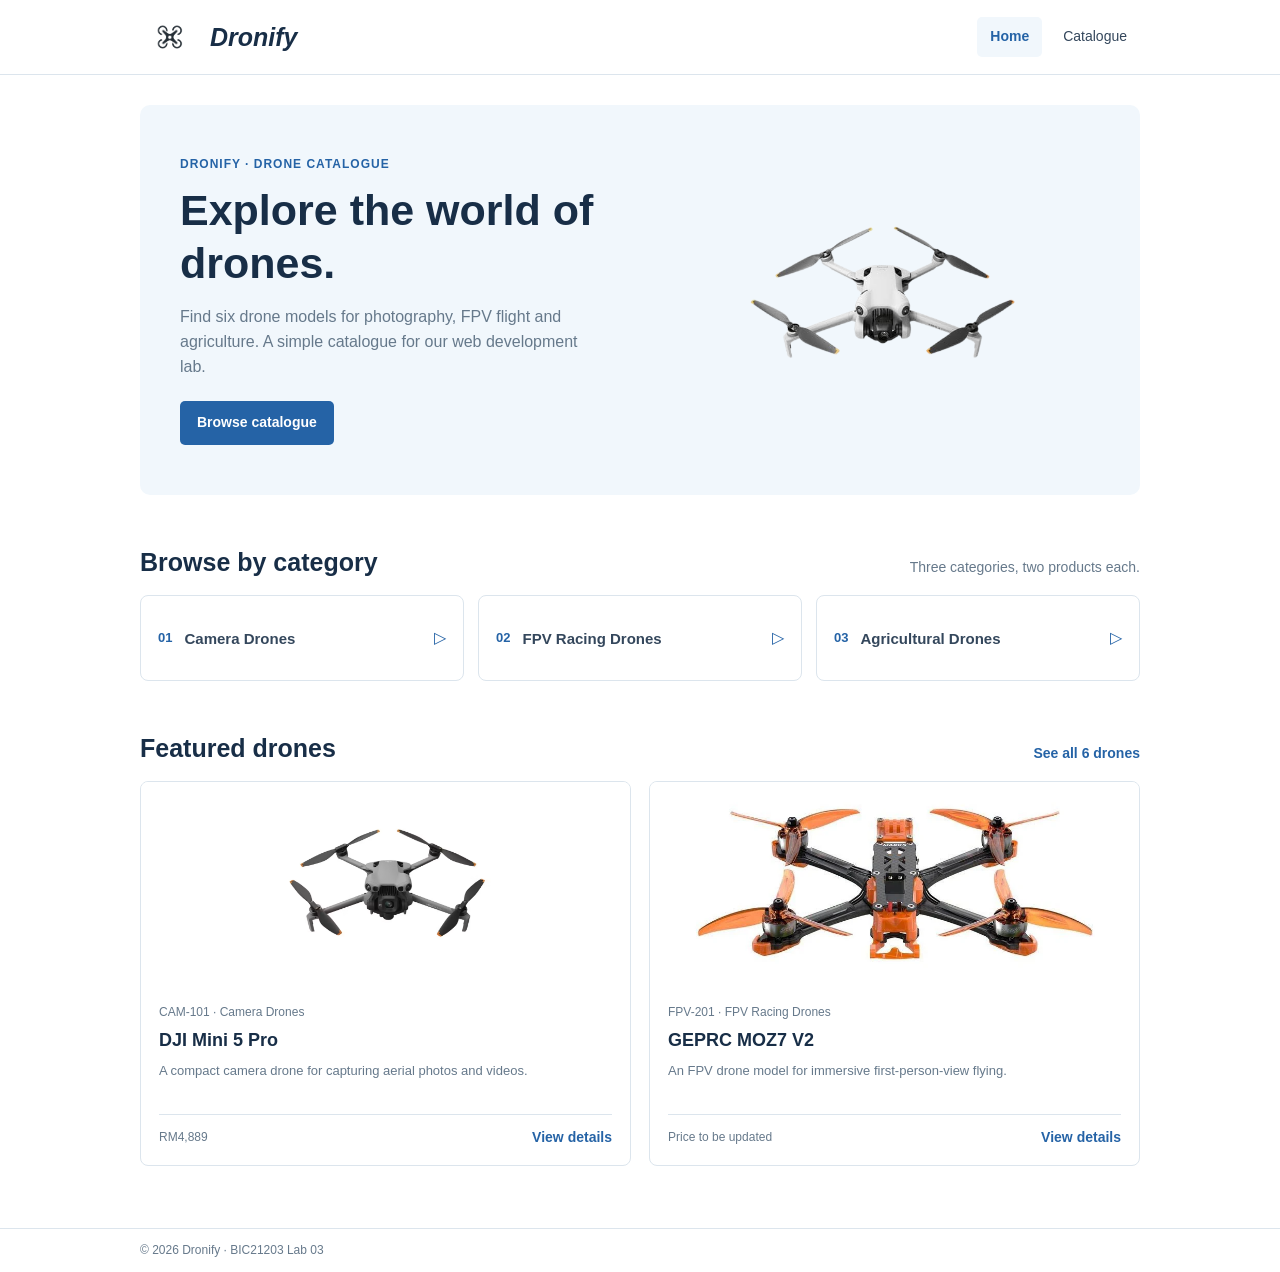
<file: index.html>
<!DOCTYPE html>
<html lang="en">
<head>
  <meta charset="UTF-8">
  <meta name="viewport" content="width=device-width, initial-scale=1.0">
  <meta name="description" content="Dronify is a simple drone catalogue for BIC21203 Lab 03.">
  <title>Home | Dronify</title>
  <link rel="stylesheet" href="css/style.css">
</head>
<body>
<a class="skip-link" href="#main">Skip to main content</a>
<header class="site-header">
  <div class="container header-inner">
    <a class="brand" href="index.html" aria-label="Dronify home"><img src="assets/dronifylogo2.png" alt="" class="brand-logo"><span>Dronify</span></a>
    <nav class="main-nav" aria-label="Main navigation">
      <a href="index.html" aria-current="page">Home</a>
      <a href="catalogue.html">Catalogue</a>
    </nav>
  </div>
</header>
<main id="main">
<section class="container hero">
  <div class="hero-copy">
    <p class="eyebrow">DRONIFY · DRONE CATALOGUE</p>
    <h1>Explore the world of drones.</h1>
    <p>Find six drone models for photography, FPV flight and agriculture. A simple catalogue for our web development lab.</p>
    <a class="button" href="catalogue.html">Browse catalogue</a>
  </div>
  <div class="hero-art"><img src="assets/dronehome.png" alt="Drone product illustration"></div>
</section>
<section class="container section" aria-labelledby="categories-heading">
  <div class="section-heading"><h2 id="categories-heading">Browse by category</h2><p>Three categories, two products each.</p></div>
  <div class="category-grid">
    <a class="category-tile" href="catalogue.html#camera"><span class="category-number">01</span><strong>Camera Drones</strong><span aria-hidden="true">▷</span></a>
    <a class="category-tile" href="catalogue.html#racing"><span class="category-number">02</span><strong>FPV Racing Drones</strong><span aria-hidden="true">▷</span></a>
    <a class="category-tile" href="catalogue.html#agriculture"><span class="category-number">03</span><strong>Agricultural Drones</strong><span aria-hidden="true">▷</span></a>
  </div>
</section>
<section class="container section section-last" aria-labelledby="featured-heading">
  <div class="section-heading"><h2 id="featured-heading">Featured drones</h2><a class="text-link" href="catalogue.html">See all 6 drones</a></div>
  <div class="featured-grid">
<article class="product-card">
  <a class="card-photo" href="products/cam-101.html" aria-label="View details for DJI Mini 5 Pro"><img src="assets/cam-101.png" alt="Temporary drone product photo for DJI Mini 5 Pro" loading="lazy"></a>
  <div class="card-body">
    <p class="category-label">CAM-101 · Camera Drones</p>
    <h3><a href="products/cam-101.html">DJI Mini 5 Pro</a></h3>
    <p class="card-description">A compact camera drone for capturing aerial photos and videos.</p>
    <div class="card-bottom"><span class="price-note">RM4,889</span><a href="products/cam-101.html">View details</a></div>
  </div>
</article>
<article class="product-card">
  <a class="card-photo" href="products/fpv-201.html" aria-label="View details for GEPRC MOZ7 V2"><img src="assets/fpv-201.png" alt="Temporary drone product photo for GEPRC MOZ7 V2" loading="lazy"></a>
  <div class="card-body">
    <p class="category-label">FPV-201 · FPV Racing Drones</p>
    <h3><a href="products/fpv-201.html">GEPRC MOZ7 V2</a></h3>
    <p class="card-description">An FPV drone model for immersive first-person-view flying.</p>
    <div class="card-bottom"><span class="price-note">Price to be updated</span><a href="products/fpv-201.html">View details</a></div>
  </div>
</article>
  </div>
</section>
</main>
<footer class="site-footer">
  <div class="container footer-inner">
    <p>© 2026 Dronify · BIC21203 Lab 03</p>
</div>
</footer>
</body>
</html>
</file>
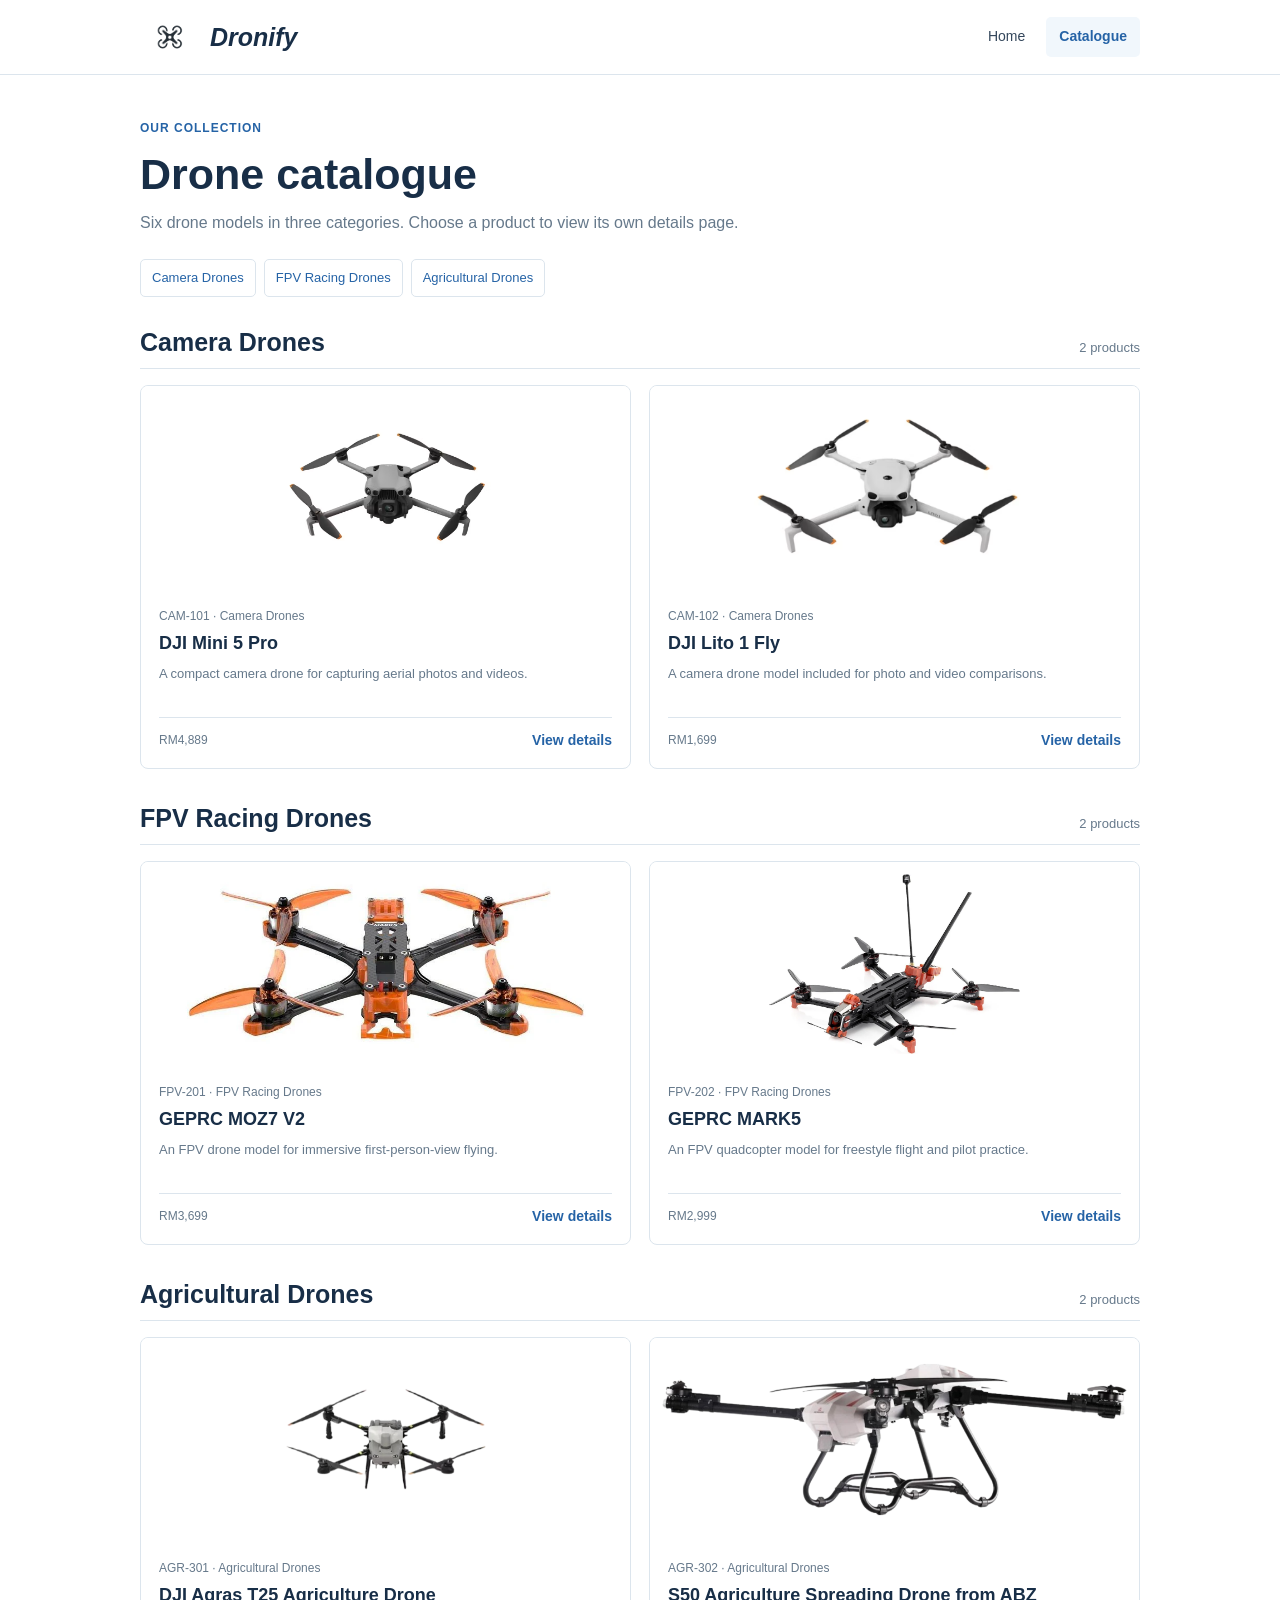
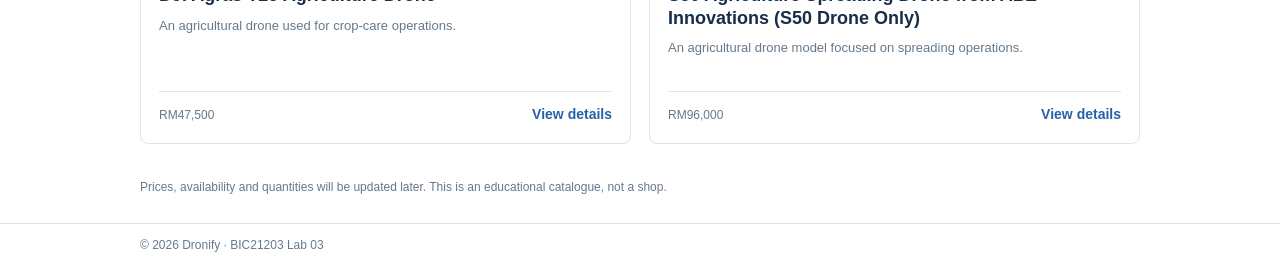
<file: catalogue.html>
<!DOCTYPE html>
<html lang="en">
<head>
  <meta charset="UTF-8">
  <meta name="viewport" content="width=device-width, initial-scale=1.0">
  <meta name="description" content="Dronify is a simple drone catalogue for BIC21203 Lab 03.">
  <title>Catalogue | Dronify</title>
  <link rel="stylesheet" href="css/style.css">
</head>
<body>
<a class="skip-link" href="#main">Skip to main content</a>
<header class="site-header">
  <div class="container header-inner">
    <a class="brand" href="index.html" aria-label="Dronify home"><img src="assets/dronifylogo2.png" alt="" class="brand-logo"><span>Dronify</span></a>
    <nav class="main-nav" aria-label="Main navigation">
      <a href="index.html">Home</a>
      <a href="catalogue.html" aria-current="page">Catalogue</a>
    </nav>
  </div>
</header>
<main id="main">
<section class="container page-intro">
  <p class="eyebrow">OUR COLLECTION</p>
  <h1>Drone catalogue</h1>
  <p>Six drone models in three categories. Choose a product to view its own details page.</p>
  <nav class="category-nav" aria-label="Jump to product category"><a href="#camera">Camera Drones</a><a href="#racing">FPV Racing Drones</a><a href="#agriculture">Agricultural Drones</a></nav>
</section>
<section class="container catalogue-group" id="camera" aria-labelledby="heading-camera">
  <div class="group-title"><h2 id="heading-camera">Camera Drones</h2><span>2 products</span></div>
  <div class="catalogue-grid">
<article class="product-card">
  <a class="card-photo" href="products/cam-101.html" aria-label="View details for DJI Mini 5 Pro"><img src="assets/cam-101.png" alt="Temporary drone product photo for DJI Mini 5 Pro" loading="lazy"></a>
  <div class="card-body">
    <p class="category-label">CAM-101 · Camera Drones</p>
    <h3><a href="products/cam-101.html">DJI Mini 5 Pro</a></h3>
    <p class="card-description">A compact camera drone for capturing aerial photos and videos.</p>
    <div class="card-bottom"><span class="price-note">RM4,889</span><a href="products/cam-101.html">View details  </a></div>
  </div>
</article>
<article class="product-card">
  <a class="card-photo" href="products/cam-102.html" aria-label="View details for DJI Lito 1 Fly"><img src="assets/cam-102.png" alt="Temporary drone product photo for DJI Lito 1 Fly" loading="lazy"></a>
  <div class="card-body">
    <p class="category-label">CAM-102 · Camera Drones</p>
    <h3><a href="products/cam-102.html">DJI Lito 1 Fly</a></h3>
    <p class="card-description">A camera drone model included for photo and video comparisons.</p>
    <div class="card-bottom"><span class="price-note">RM1,699</span><a href="products/cam-102.html">View details  </a></div>
  </div>
</article>
  </div>
</section>
<section class="container catalogue-group" id="racing" aria-labelledby="heading-racing">
  <div class="group-title"><h2 id="heading-racing">FPV Racing Drones</h2><span>2 products</span></div>
  <div class="catalogue-grid">
<article class="product-card">
  <a class="card-photo" href="products/fpv-201.html" aria-label="View details for GEPRC MOZ7 V2"><img src="assets/fpv-201.png" alt="Temporary drone product photo for GEPRC MOZ7 V2" loading="lazy"></a>
  <div class="card-body">
    <p class="category-label">FPV-201 · FPV Racing Drones</p>
    <h3><a href="products/fpv-201.html">GEPRC MOZ7 V2</a></h3>
    <p class="card-description">An FPV drone model for immersive first-person-view flying.</p>
    <div class="card-bottom"><span class="price-note">RM3,699</span><a href="products/fpv-201.html">View details  </a></div>
  </div>
</article>
<article class="product-card">
  <a class="card-photo" href="products/fpv-202.html" aria-label="View details for GEPRC MARK5"><img src="assets/fpv-202.png" alt="Temporary drone product photo for GEPRC MARK5" loading="lazy"></a>
  <div class="card-body">
    <p class="category-label">FPV-202 · FPV Racing Drones</p>
    <h3><a href="products/fpv-202.html">GEPRC MARK5</a></h3>
    <p class="card-description">An FPV quadcopter model for freestyle flight and pilot practice.</p>
    <div class="card-bottom"><span class="price-note">RM2,999</span><a href="products/fpv-202.html">View details  </a></div>
  </div>
</article>
  </div>
</section>
<section class="container catalogue-group" id="agriculture" aria-labelledby="heading-agriculture">
  <div class="group-title"><h2 id="heading-agriculture">Agricultural Drones</h2><span>2 products</span></div>
  <div class="catalogue-grid">
<article class="product-card">
  <a class="card-photo" href="products/agr-301.html" aria-label="View details for DJI Agras T25 Agriculture Drone"><img src="assets/agr-301.png" alt="Temporary drone product photo for DJI Agras T25 Agriculture Drone" loading="lazy"></a>
  <div class="card-body">
    <p class="category-label">AGR-301 · Agricultural Drones</p>
    <h3><a href="products/agr-301.html">DJI Agras T25 Agriculture Drone</a></h3>
    <p class="card-description">An agricultural drone used for crop-care operations.</p>
    <div class="card-bottom"><span class="price-note">RM47,500</span><a href="products/agr-301.html">View details  </a></div>
  </div>
</article>
<article class="product-card">
  <a class="card-photo" href="products/agr-302.html" aria-label="View details for S50 Agriculture Spreading Drone from ABZ Innovations (S50 Drone Only)"><img src="assets/agr-302.png" alt="Temporary drone product photo for S50 Agriculture Spreading Drone from ABZ Innovations (S50 Drone Only)" loading="lazy"></a>
  <div class="card-body">
    <p class="category-label">AGR-302 · Agricultural Drones</p>
    <h3><a href="products/agr-302.html">S50 Agriculture Spreading Drone from ABZ Innovations (S50 Drone Only)</a></h3>
    <p class="card-description">An agricultural drone model focused on spreading operations.</p>
    <div class="card-bottom"><span class="price-note">RM96,000</span><a href="products/agr-302.html">View details  </a></div>
  </div>
</article>
  </div>
</section>
<p class="container note">Prices, availability and quantities will be updated later. This is an educational catalogue, not a shop.</p>
</main>
<footer class="site-footer">
  <div class="container footer-inner">
    <p>© 2026 Dronify · BIC21203 Lab 03</p>
  </div>
</footer>
</body>
</html>
</file>
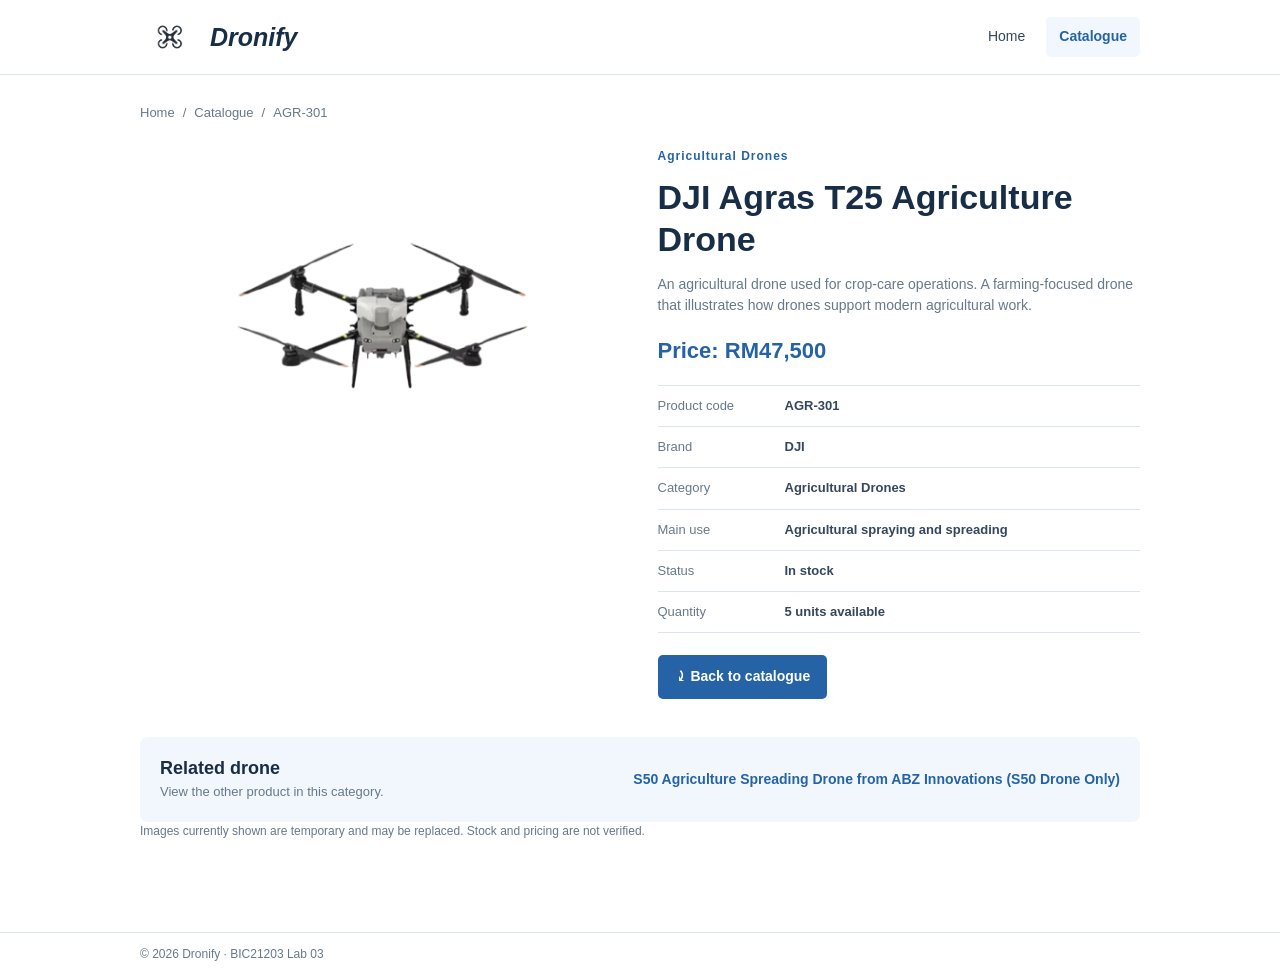
<file: products/agr-301.html>
<!DOCTYPE html>
<html lang="en">
<head>
  <meta charset="UTF-8">
  <meta name="viewport" content="width=device-width, initial-scale=1.0">
  <meta name="description" content="Dronify is a simple drone catalogue for BIC21203 Lab 03.">
  <title>DJI Agras T25 Agriculture Drone | Dronify</title>
  <link rel="stylesheet" href="../css/style.css">
</head>
<body>
<a class="skip-link" href="#main">Skip to main content</a>
<header class="site-header">
  <div class="container header-inner">
    <a class="brand" href="../index.html" aria-label="Dronify home"><img src="../assets/dronifylogo2.png" alt="" class="brand-logo"><span>Dronify</span></a>
    <nav class="main-nav" aria-label="Main navigation">
      <a href="../index.html">Home</a>
      <a href="../catalogue.html" aria-current="page">Catalogue</a>
    </nav>
  </div>
</header>
<main id="main">
<section class="container detail-area">
  <nav class="breadcrumbs" aria-label="Breadcrumb"><a href="../index.html">Home</a><span>/</span><a href="../catalogue.html#agriculture">Catalogue</a><span>/</span><span aria-current="page">AGR-301</span></nav>
  <article class="detail-layout">
    <div class="detail-visual"><img src="../assets/agr-301.png" alt="Temporary drone product photo for DJI Agras T25 Agriculture Drone" loading="lazy"></div>
    <div class="detail-content">
  <p class="eyebrow">Agricultural Drones</p>
  <h1>DJI Agras T25 Agriculture Drone</h1>
  <p class="detail-summary">An agricultural drone used for crop-care operations. A farming-focused drone that illustrates how drones support modern agricultural work.</p>
  <p class="detail-price">Price: RM47,500</p>
  <dl class="spec-list">
    <div><dt>Product code</dt><dd>AGR-301</dd></div>
    <div><dt>Brand</dt><dd>DJI</dd></div>
    <div><dt>Category</dt><dd>Agricultural Drones</dd></div>
    <div><dt>Main use</dt><dd>Agricultural spraying and spreading</dd></div>
    <div><dt>Status</dt><dd>In stock</dd></div>
    <div><dt>Quantity</dt><dd>5 units available</dd></div>
  </dl>
  <a class="button" href="../catalogue.html#agriculture"> ⤸ Back to catalogue</a>
</div>
  </article>
  <div class="related-row"><div><h2>Related drone</h2><p>View the other product in this category.</p></div><a href="agr-302.html">S50 Agriculture Spreading Drone from ABZ Innovations (S50 Drone Only)  </a></div>
  <p class="note">Images currently shown are temporary and may be replaced. Stock and pricing are not verified.</p>
</section>
</main>
<footer class="site-footer">
  <div class="container footer-inner">
    <p>© 2026 Dronify · BIC21203 Lab 03</p>
  </div>
</footer>
</body>
</html>
</file>
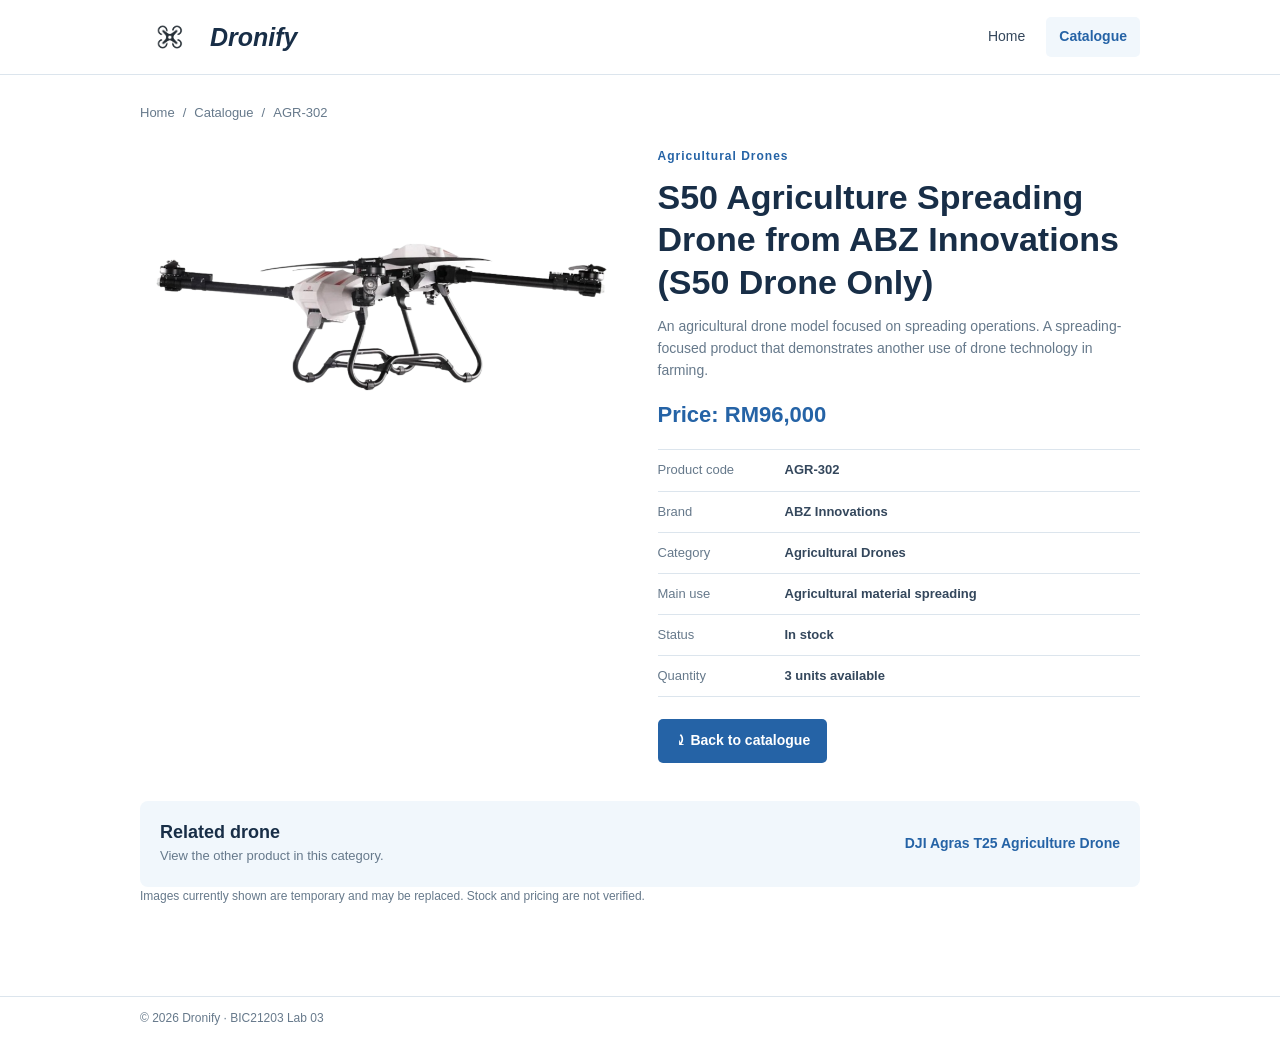
<file: products/agr-302.html>
<!DOCTYPE html>
<html lang="en">
<head>
  <meta charset="UTF-8">
  <meta name="viewport" content="width=device-width, initial-scale=1.0">
  <meta name="description" content="Dronify is a simple drone catalogue for BIC21203 Lab 03.">
  <title>S50 Agriculture Spreading Drone from ABZ Innovations (S50 Drone Only) | Dronify</title>
  <link rel="stylesheet" href="../css/style.css">
</head>
<body>
<a class="skip-link" href="#main">Skip to main content</a>
<header class="site-header">
  <div class="container header-inner">
    <a class="brand" href="../index.html" aria-label="Dronify home"><img src="../assets/dronifylogo2.png" alt="" class="brand-logo"><span>Dronify</span></a>
    <nav class="main-nav" aria-label="Main navigation">
      <a href="../index.html">Home</a>
      <a href="../catalogue.html" aria-current="page">Catalogue</a>
    </nav>
  </div>
</header>
<main id="main">
<section class="container detail-area">
  <nav class="breadcrumbs" aria-label="Breadcrumb"><a href="../index.html">Home</a><span>/</span><a href="../catalogue.html#agriculture">Catalogue</a><span>/</span><span aria-current="page">AGR-302</span></nav>
  <article class="detail-layout">
    <div class="detail-visual"><img src="../assets/agr-302.png" alt="Temporary drone product photo for S50 Agriculture Spreading Drone from ABZ Innovations (S50 Drone Only)" loading="lazy"></div>
    <div class="detail-content">
  <p class="eyebrow">Agricultural Drones</p>
  <h1>S50 Agriculture Spreading Drone from ABZ Innovations (S50 Drone Only)</h1>
  <p class="detail-summary">An agricultural drone model focused on spreading operations. A spreading-focused product that demonstrates another use of drone technology in farming.</p>
  <p class="detail-price">Price: RM96,000</p>
  <dl class="spec-list">
    <div><dt>Product code</dt><dd>AGR-302</dd></div>
    <div><dt>Brand</dt><dd>ABZ Innovations</dd></div>
    <div><dt>Category</dt><dd>Agricultural Drones</dd></div>
    <div><dt>Main use</dt><dd>Agricultural material spreading</dd></div>
    <div><dt>Status</dt><dd>In stock</dd></div>
    <div><dt>Quantity</dt><dd>3 units available</dd></div>
  </dl>
  <a class="button" href="../catalogue.html#agriculture"> ⤸ Back to catalogue</a>
</div>
  </article>
  <div class="related-row"><div><h2>Related drone</h2><p>View the other product in this category.</p></div><a href="agr-301.html">DJI Agras T25 Agriculture Drone  </a></div>
  <p class="note">Images currently shown are temporary and may be replaced. Stock and pricing are not verified.</p>
</section>
</main>
<footer class="site-footer">
  <div class="container footer-inner">
    <p>© 2026 Dronify · BIC21203 Lab 03</p>
  </div>
</footer>
</body>
</html>
</file>
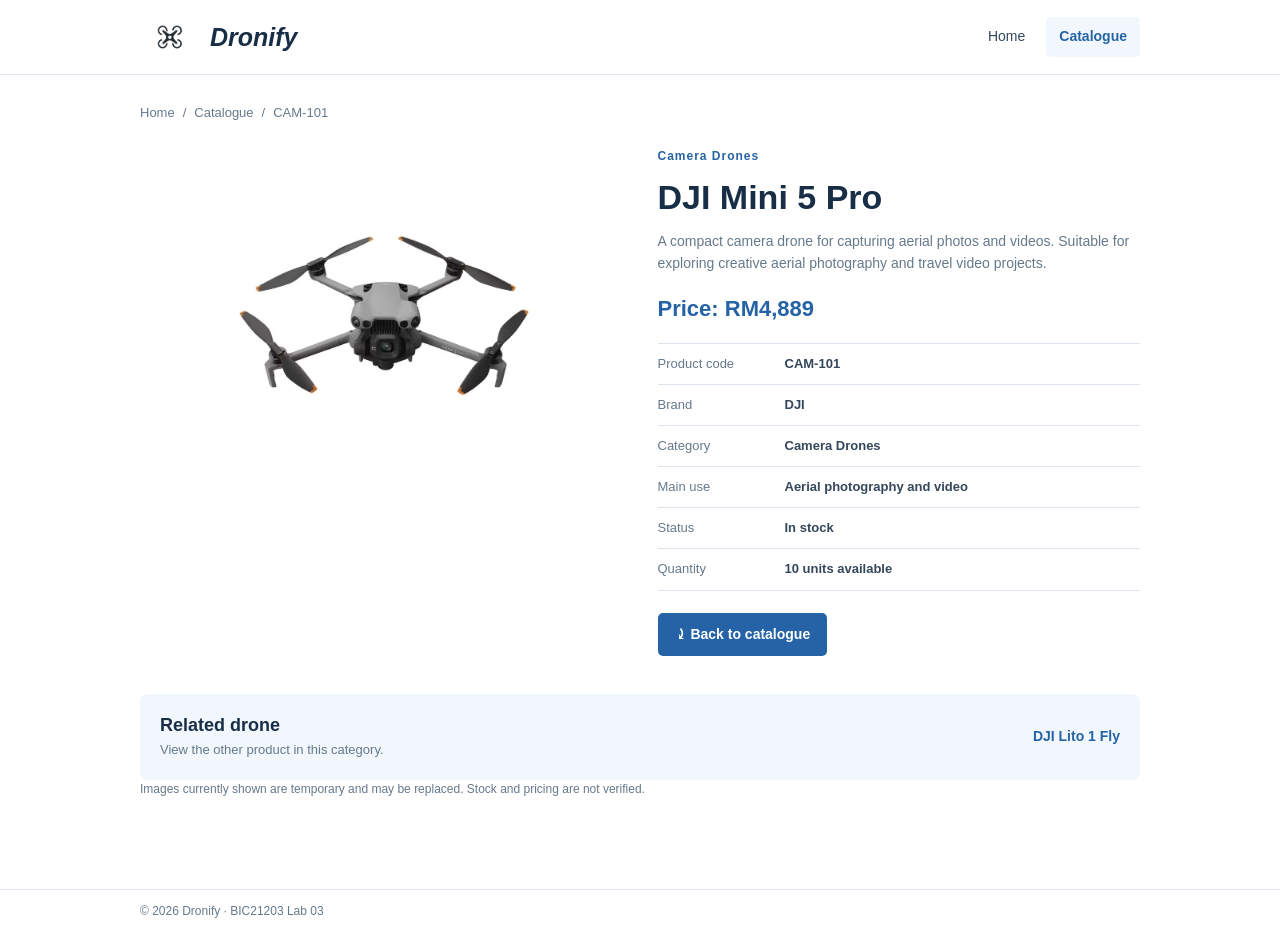
<file: products/cam-101.html>
<!DOCTYPE html>
<html lang="en">
<head>
  <meta charset="UTF-8">
  <meta name="viewport" content="width=device-width, initial-scale=1.0">
  <meta name="description" content="Dronify is a simple drone catalogue for BIC21203 Lab 03.">
  <title>DJI Mini 5 Pro | Dronify</title>
  <link rel="stylesheet" href="../css/style.css">
</head>
<body>
<a class="skip-link" href="#main">Skip to main content</a>
<header class="site-header">
  <div class="container header-inner">
    <a class="brand" href="../index.html" aria-label="Dronify home"><img src="../assets/dronifylogo2.png" alt="" class="brand-logo"><span>Dronify</span></a>
    <nav class="main-nav" aria-label="Main navigation">
      <a href="../index.html">Home</a>
      <a href="../catalogue.html" aria-current="page">Catalogue</a>
    </nav>
  </div>
</header>
<main id="main">
<section class="container detail-area">
  <nav class="breadcrumbs" aria-label="Breadcrumb"><a href="../index.html">Home</a><span>/</span><a href="../catalogue.html#camera">Catalogue</a><span>/</span><span aria-current="page">CAM-101</span></nav>
  <article class="detail-layout">
    <div class="detail-visual"><img src="../assets/cam-101.png" alt="Temporary drone product photo for DJI Mini 5 Pro" loading="lazy"></div>
    <div class="detail-content">
  <p class="eyebrow">Camera Drones</p>
  <h1>DJI Mini 5 Pro</h1>
  <p class="detail-summary">A compact camera drone for capturing aerial photos and videos. Suitable for exploring creative aerial photography and travel video projects.</p>
  <p class="detail-price">Price: RM4,889</p>
  <dl class="spec-list">
    <div><dt>Product code</dt><dd>CAM-101</dd></div>
    <div><dt>Brand</dt><dd>DJI</dd></div>
    <div><dt>Category</dt><dd>Camera Drones</dd></div>
    <div><dt>Main use</dt><dd>Aerial photography and video</dd></div>
    <div><dt>Status</dt><dd>In stock</dd></div>
    <div><dt>Quantity</dt><dd>10 units available</dd></div>
  </dl>
  <a class="button" href="../catalogue.html#camera"> ⤸ Back to catalogue</a>
</div>
  </article>
  <div class="related-row"><div><h2>Related drone</h2><p>View the other product in this category.</p></div><a href="cam-102.html">DJI Lito 1 Fly  </a></div>
  <p class="note">Images currently shown are temporary and may be replaced. Stock and pricing are not verified.</p>
</section>
</main>
<footer class="site-footer">
  <div class="container footer-inner">
    <p>© 2026 Dronify · BIC21203 Lab 03</p>
  </div>
</footer>
</body>
</html>
</file>
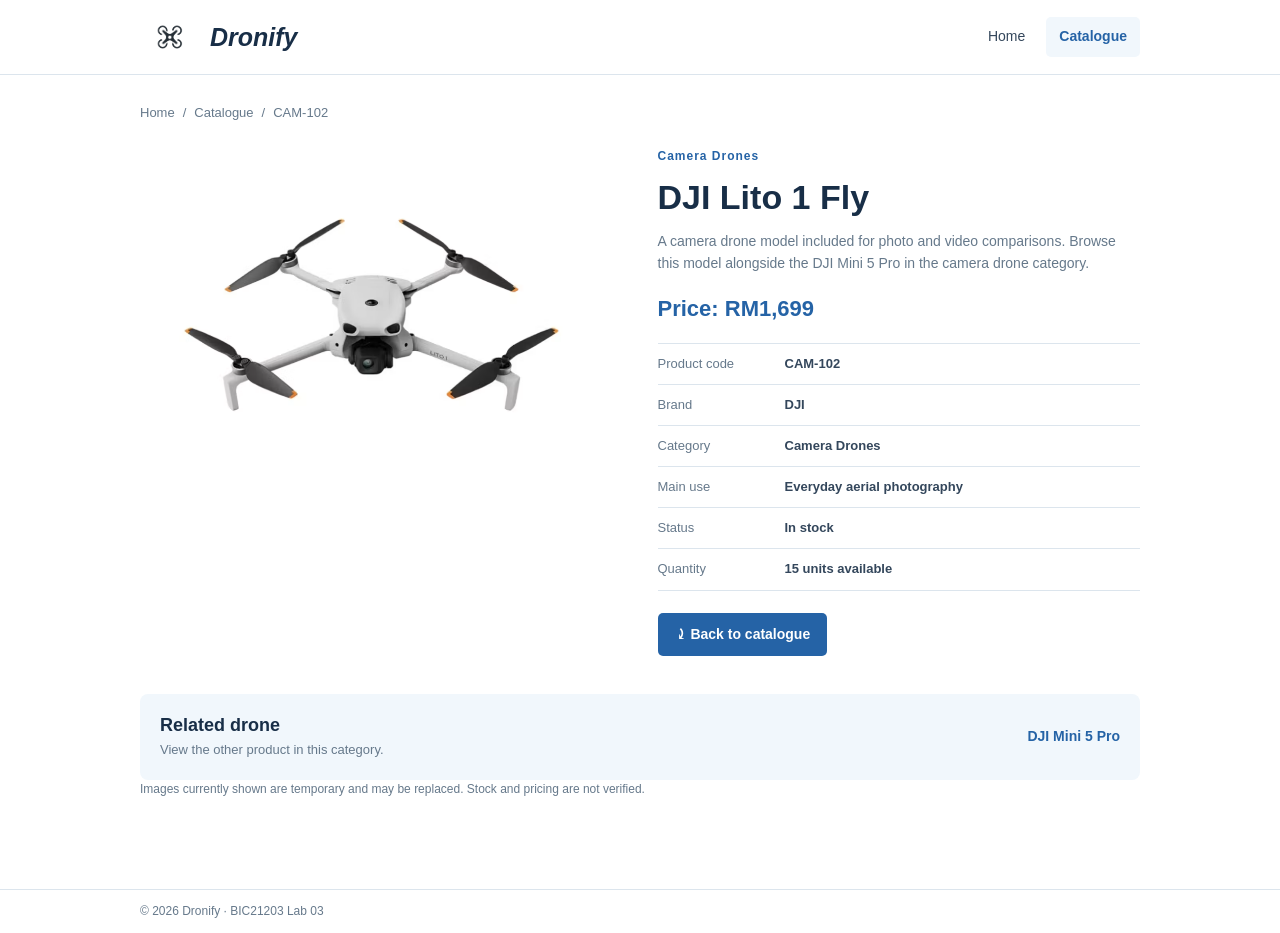
<file: products/cam-102.html>
<!DOCTYPE html>
<html lang="en">
<head>
  <meta charset="UTF-8">
  <meta name="viewport" content="width=device-width, initial-scale=1.0">
  <meta name="description" content="Dronify is a simple drone catalogue for BIC21203 Lab 03.">
  <title>DJI Lito 1 Fly | Dronify</title>
  <link rel="stylesheet" href="../css/style.css">
</head>
<body>
<a class="skip-link" href="#main">Skip to main content</a>
<header class="site-header">
  <div class="container header-inner">
    <a class="brand" href="../index.html" aria-label="Dronify home"><img src="../assets/dronifylogo2.png" alt="" class="brand-logo"><span>Dronify</span></a>
    <nav class="main-nav" aria-label="Main navigation">
      <a href="../index.html">Home</a>
      <a href="../catalogue.html" aria-current="page">Catalogue</a>
    </nav>
  </div>
</header>
<main id="main">
<section class="container detail-area">
  <nav class="breadcrumbs" aria-label="Breadcrumb"><a href="../index.html">Home</a><span>/</span><a href="../catalogue.html#camera">Catalogue</a><span>/</span><span aria-current="page">CAM-102</span></nav>
  <article class="detail-layout">
    <div class="detail-visual"><img src="../assets/cam-102.png" alt="Temporary drone product photo for DJI Lito 1 Fly" loading="lazy"></div>
    <div class="detail-content">
  <p class="eyebrow">Camera Drones</p>
  <h1>DJI Lito 1 Fly</h1>
  <p class="detail-summary">A camera drone model included for photo and video comparisons. Browse this model alongside the DJI Mini 5 Pro in the camera drone category.</p>
  <p class="detail-price">Price: RM1,699</p>
  <dl class="spec-list">
    <div><dt>Product code</dt><dd>CAM-102</dd></div>
    <div><dt>Brand</dt><dd>DJI</dd></div>
    <div><dt>Category</dt><dd>Camera Drones</dd></div>
    <div><dt>Main use</dt><dd>Everyday aerial photography</dd></div>
    <div><dt>Status</dt><dd>In stock</dd></div>
    <div><dt>Quantity</dt><dd>15 units available</dd></div>
  </dl>
  <a class="button" href="../catalogue.html#camera"> ⤸ Back to catalogue</a>
</div>
  </article>
  <div class="related-row"><div><h2>Related drone</h2><p>View the other product in this category.</p></div><a href="cam-101.html">DJI Mini 5 Pro  </a></div>
  <p class="note">Images currently shown are temporary and may be replaced. Stock and pricing are not verified.</p>
</section>
</main>
<footer class="site-footer">
  <div class="container footer-inner">
    <p>© 2026 Dronify · BIC21203 Lab 03</p>
  </div>
</footer>
</body>
</html>
</file>
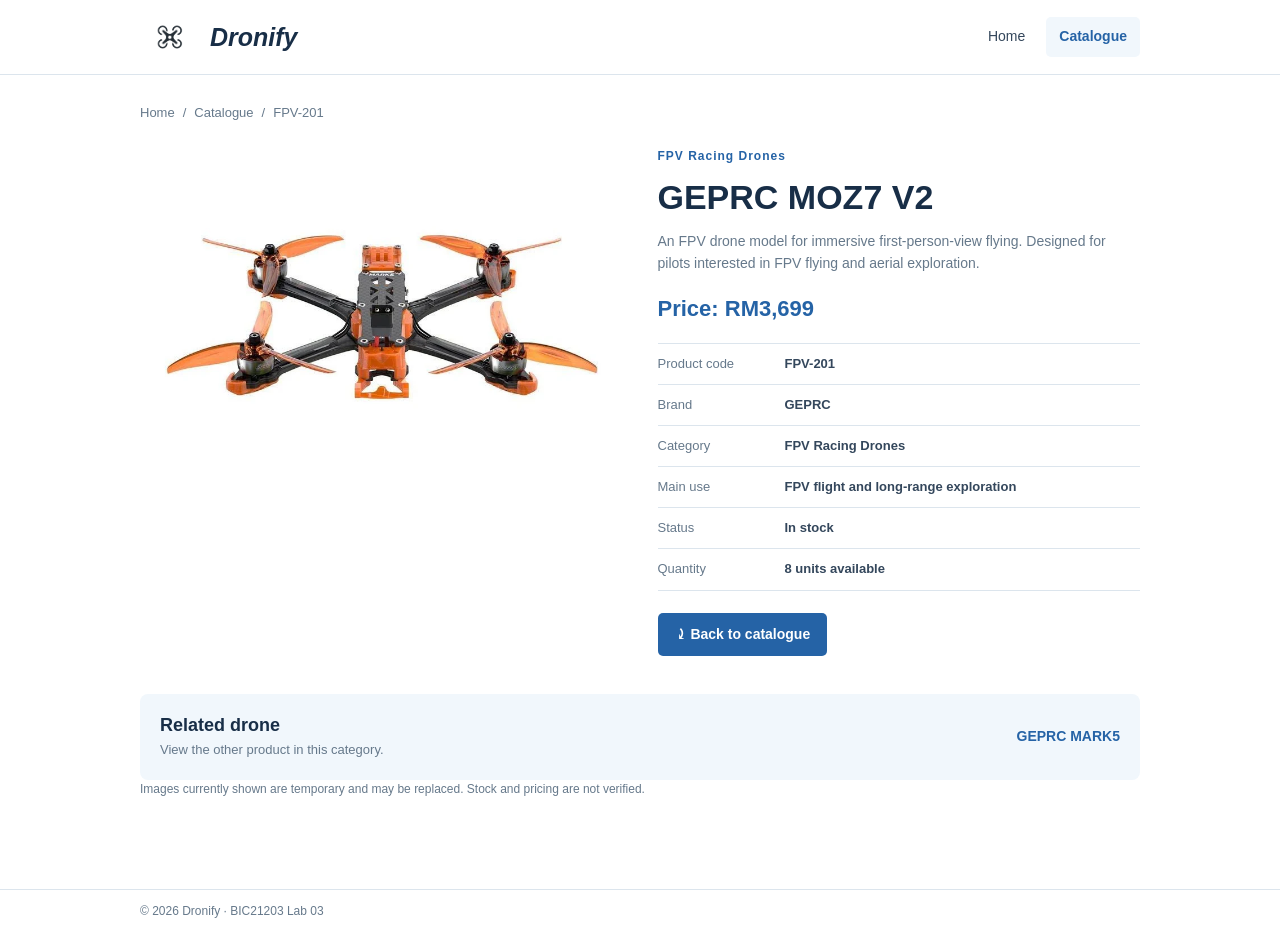
<file: products/fpv-201.html>
<!DOCTYPE html>
<html lang="en">
<head>
  <meta charset="UTF-8">
  <meta name="viewport" content="width=device-width, initial-scale=1.0">
  <meta name="description" content="Dronify is a simple drone catalogue for BIC21203 Lab 03.">
  <title>GEPRC MOZ7 V2 | Dronify</title>
  <link rel="stylesheet" href="../css/style.css">
</head>
<body>
<a class="skip-link" href="#main">Skip to main content</a>
<header class="site-header">
  <div class="container header-inner">
    <a class="brand" href="../index.html" aria-label="Dronify home"><img src="../assets/dronifylogo2.png" alt="" class="brand-logo"><span>Dronify</span></a>
    <nav class="main-nav" aria-label="Main navigation">
      <a href="../index.html">Home</a>
      <a href="../catalogue.html" aria-current="page">Catalogue</a>
    </nav>
  </div>
</header>
<main id="main">
<section class="container detail-area">
  <nav class="breadcrumbs" aria-label="Breadcrumb"><a href="../index.html">Home</a><span>/</span><a href="../catalogue.html#racing">Catalogue</a><span>/</span><span aria-current="page">FPV-201</span></nav>
  <article class="detail-layout">
    <div class="detail-visual"><img src="../assets/fpv-201.png" alt="Temporary drone product photo for GEPRC MOZ7 V2" loading="lazy"></div>
    <div class="detail-content">
  <p class="eyebrow">FPV Racing Drones</p>
  <h1>GEPRC MOZ7 V2</h1>
  <p class="detail-summary">An FPV drone model for immersive first-person-view flying. Designed for pilots interested in FPV flying and aerial exploration.</p>
  <p class="detail-price">Price: RM3,699</p>
  <dl class="spec-list">
    <div><dt>Product code</dt><dd>FPV-201</dd></div>
    <div><dt>Brand</dt><dd>GEPRC</dd></div>
    <div><dt>Category</dt><dd>FPV Racing Drones</dd></div>
    <div><dt>Main use</dt><dd>FPV flight and long-range exploration</dd></div>
    <div><dt>Status</dt><dd>In stock</dd></div>
    <div><dt>Quantity</dt><dd>8 units available</dd></div>
  </dl>
  <a class="button" href="../catalogue.html#racing"> ⤸ Back to catalogue</a>
</div>
  </article>
  <div class="related-row"><div><h2>Related drone</h2><p>View the other product in this category.</p></div><a href="fpv-202.html">GEPRC MARK5  </a></div>
  <p class="note">Images currently shown are temporary and may be replaced. Stock and pricing are not verified.</p>
</section>
</main>
<footer class="site-footer">
  <div class="container footer-inner">
    <p>© 2026 Dronify · BIC21203 Lab 03</p>
  </div>
</footer>
</body>
</html>
</file>
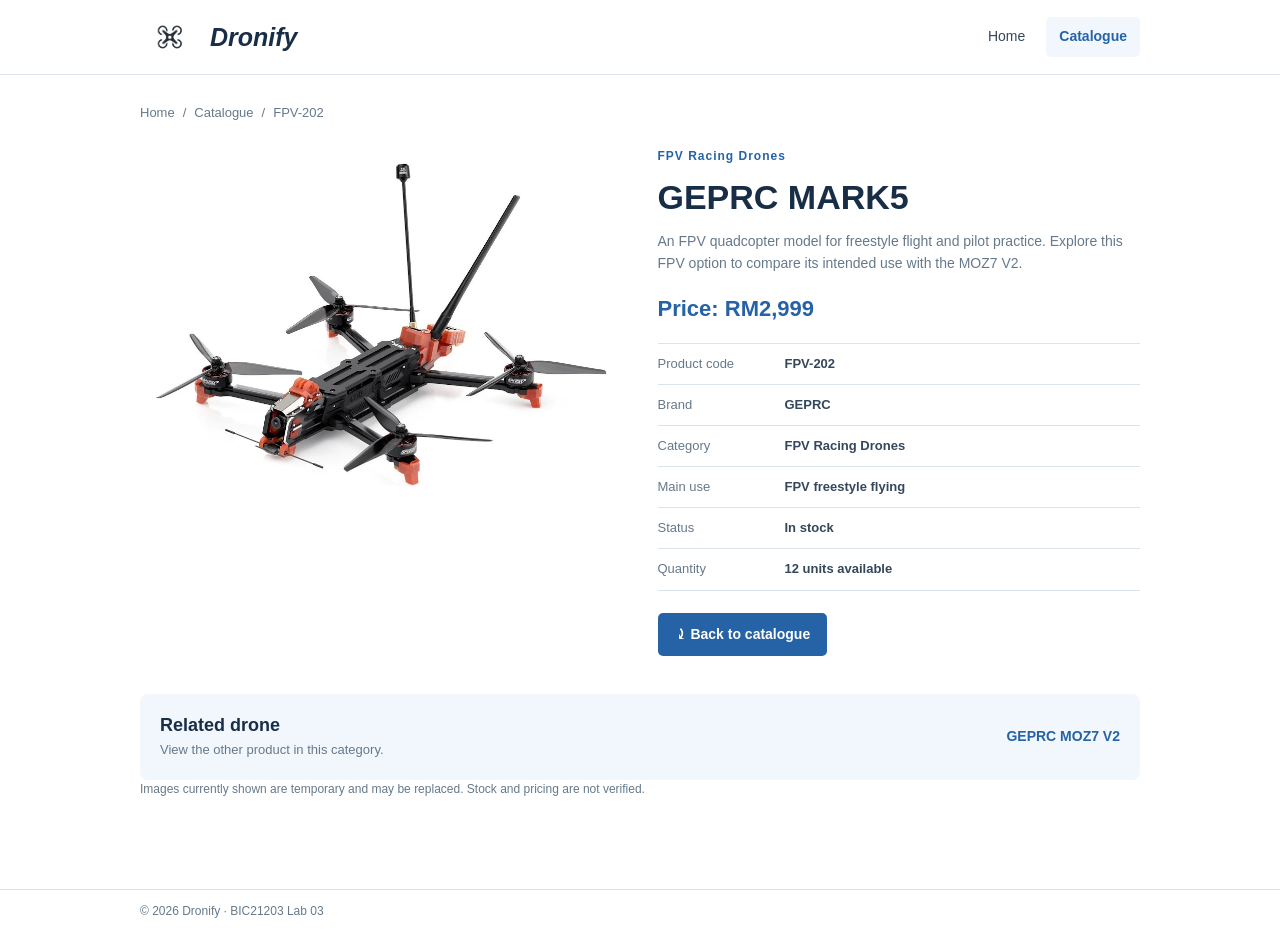
<file: products/fpv-202.html>
<!DOCTYPE html>
<html lang="en">
<head>
  <meta charset="UTF-8">
  <meta name="viewport" content="width=device-width, initial-scale=1.0">
  <meta name="description" content="Dronify is a simple drone catalogue for BIC21203 Lab 03.">
  <title>GEPRC MARK5 | Dronify</title>
  <link rel="stylesheet" href="../css/style.css">
</head>
<body>
<a class="skip-link" href="#main">Skip to main content</a>
<header class="site-header">
  <div class="container header-inner">
    <a class="brand" href="../index.html" aria-label="Dronify home"><img src="../assets/dronifylogo2.png" alt="" class="brand-logo"><span>Dronify</span></a>
    <nav class="main-nav" aria-label="Main navigation">
      <a href="../index.html">Home</a>
      <a href="../catalogue.html" aria-current="page">Catalogue</a>
    </nav>
  </div>
</header>
<main id="main">
<section class="container detail-area">
  <nav class="breadcrumbs" aria-label="Breadcrumb"><a href="../index.html">Home</a><span>/</span><a href="../catalogue.html#racing">Catalogue</a><span>/</span><span aria-current="page">FPV-202</span></nav>
  <article class="detail-layout">
    <div class="detail-visual"><img src="../assets/fpv-202.png" alt="Temporary drone product photo for GEPRC MARK5" loading="lazy"></div>
    <div class="detail-content">
  <p class="eyebrow">FPV Racing Drones</p>
  <h1>GEPRC MARK5</h1>
  <p class="detail-summary">An FPV quadcopter model for freestyle flight and pilot practice. Explore this FPV option to compare its intended use with the MOZ7 V2.</p>
  <p class="detail-price">Price: RM2,999</p>
  <dl class="spec-list">
    <div><dt>Product code</dt><dd>FPV-202</dd></div>
    <div><dt>Brand</dt><dd>GEPRC</dd></div>
    <div><dt>Category</dt><dd>FPV Racing Drones</dd></div>
    <div><dt>Main use</dt><dd>FPV freestyle flying</dd></div>
    <div><dt>Status</dt><dd>In stock</dd></div>
    <div><dt>Quantity</dt><dd>12 units available</dd></div>
  </dl>
  <a class="button" href="../catalogue.html#racing"> ⤸ Back to catalogue</a>
</div>
  </article>
  <div class="related-row"><div><h2>Related drone</h2><p>View the other product in this category.</p></div><a href="fpv-201.html">GEPRC MOZ7 V2  </a></div>
  <p class="note">Images currently shown are temporary and may be replaced. Stock and pricing are not verified.</p>
</section>
</main>
<footer class="site-footer">
  <div class="container footer-inner">
    <p>© 2026 Dronify · BIC21203 Lab 03</p>
  </div>
</footer>
</body>
</html>
</file>
<file: css/style.css>
:root {
  --blue: #2563a6;             
  --blue-dark: #194b83;        
  --navy: #182e47;             
  --text: #34475c;             
  --muted: #66798b;            
  --pale: #f1f7fc;             
  --line: #dce5ed;             
}


* {
  box-sizing: border-box;      
}


html {
  scroll-behavior: smooth;     
}


body {
  margin: 0;                  
  color: var(--text);         
  background: #fff;           
  font-family: Arial, Helvetica, sans-serif; 
  line-height: 1.55;          
  min-height: 100vh;          
  display: flex;              
  flex-direction: column;     
}


main {
  flex: 1 0 auto;             
}


a {
  color: inherit;             
  text-decoration: none;      
}


img {
  display: block;             
  max-width: 100%;            
  height: auto;               
}


h1, h2, h3, p {
  margin-top: 0;              
}


h1, h2, h3 {
  color: var(--navy);         
  line-height: 1.25;          
}


h1 {
  font-size: clamp(30px, 4vw, 43px); 
}
h2 {
  font-size: 25px;            
}
h3 {
  font-size: 18px;            
}


.container {
  width: min(1000px, calc(100% - 40px)); 
  margin: 0 auto;             
}


.skip-link {
  position: absolute;         
  top: -60px;                 
  left: 12px;                 
  z-index: 9;                 
  padding: 8px 12px;          
  background: white;          
}
.skip-link:focus {
  top: 8px;                   
}


a:focus-visible {
  outline: 3px solid var(--blue); 
  outline-offset: 3px;        
}


.site-header {
  border-bottom: 1px solid var(--line); 
  background: #fff;           
}


.header-inner {
  display: flex;              
  justify-content: space-between; 
  align-items: center;        
  gap: 20px;                  
  min-height: 74px;           
}


.brand {
  display: flex;              
  gap: 10px;                  
  align-items: center;        
  font-size: 25px;            
  font-weight: 800;           
  color: var(--navy);         
}
.brand-logo {
  width: 60px;                
  height: 60px;               
  object-fit: contain;        
}
.brand span {
  font-style: italic;         
  font-weight: 700;           
}


.main-nav {
  display: flex;              
  gap: 8px;                   
}
.main-nav a {
  padding: 9px 13px;          
  border-radius: 5px;         
  font-size: 14px;            
}
.main-nav a:hover {
  color: var(--blue);         
  background: var(--pale);    
}
.main-nav a:active {
  background: #d9eafd;        
}
.main-nav a[aria-current="page"] {
  background: var(--pale);    
  color: var(--blue);         
  font-weight: bold;          
}


.eyebrow {
  font-size: 12px;            
  color: var(--blue);         
  font-weight: bold;          
  letter-spacing: 1px;        
  margin-bottom: 10px;        
}


.button {
  display: inline-block;      
  padding: 11px 17px;         
  color: white;               
  background: var(--blue);    
  font-weight: bold;          
  border-radius: 5px;         
  font-size: 14px;            
}
.button:hover {
  background: var(--blue-dark); 
}
.button:active {
  background: #153b66;        
}


.text-link, .card-bottom a, .related-row a {
  color: var(--blue);         
  font-size: 14px;            
  font-weight: bold;          
}
.text-link:hover, .card-bottom a:hover, .related-row a:hover {
  text-decoration: underline; 
}


.hero {
  display: grid;              
  grid-template-columns: 1.05fr 1fr; 
  gap: 28px;                  
  align-items: center;        
  margin-top: 30px;           
  padding: 40px;              
  background: var(--pale);    
  border-radius: 10px;        
}
.hero-copy {
  animation: appear 0.45s ease-out both; 
}


@keyframes appear {
  from { opacity: 0; }         
  to { opacity: 1; }           
}
.hero-copy h1 {
  margin-bottom: 14px;        
}
.hero-copy > p:not(.eyebrow) {
  color: var(--muted);        
  max-width: 400px;           
  margin-bottom: 22px;        
}
.hero-art {
  display: flex;              
  justify-content: center;    
  align-items: center;        
}
.hero-art img {
  max-height: 310px;          
  object-fit: contain;        
}


.section {
  padding-top: 52px;          
}
.section-last {
  padding-bottom: 62px;       
}
.section-heading {
  display: flex;              
  justify-content: space-between; 
  align-items: end;           
  gap: 14px;                  
  margin-bottom: 17px;        
}
.section-heading h2 {
  margin-bottom: 0;           
}
.section-heading > p {
  margin-bottom: 0;           
  color: var(--muted);        
  font-size: 14px;            
}


.category-grid {
  display: grid;              
  grid-template-columns: repeat(3, minmax(0, 1fr)); 
  gap: 14px;                  
}
.category-tile {
  display: flex;              
  align-items: center;        
  gap: 12px;                  
  border: 1px solid var(--line); 
  border-radius: 8px;         
  min-height: 86px;           
  padding: 17px;              
}
.category-number {
  color: var(--blue);         
  font-weight: bold;          
  font-size: 13px;            
}
.category-tile strong {
  font-size: 15px;            
}
.category-tile > span:last-child {
  margin-left: auto;          
  color: var(--blue);         
}
.category-tile:hover {
  border-color: #adc7e1;      
  background: #fbfdff;        
}


.featured-grid, .catalogue-grid {
  display: grid;              
  grid-template-columns: repeat(2, minmax(0, 1fr)); 
  gap: 18px;                  
}
.product-card {
  background: #fff;           
  border: 1px solid var(--line); 
  border-radius: 8px;         
  overflow: hidden;           
}
.product-card:hover {
  border-color: #abc6e0;      
}
.card-photo {
  display: flex;              
  align-items: center;        
  justify-content: center;    
  height: 204px;              
  padding: 12px;              
  background: #ffffff;        
}
.card-photo img {
  width: 100%;                
  height: 100%;               
  object-fit: contain;        
}
.card-body {
  padding: 17px 18px;         
}
.category-label {
  font-size: 12px;            
  color: var(--muted);        
  margin-bottom: 7px;         
}
.card-body h3 {
  margin-bottom: 9px;         
  overflow-wrap: anywhere;    
}
.card-body h3 a:hover {
  color: var(--blue);         
}
.card-description {
  font-size: 13px;            
  color: var(--muted);        
  min-height: 39px;           
  margin-bottom: 14px;        
}
.card-bottom {
  display: flex;              
  justify-content: space-between; 
  align-items: center;        
  flex-wrap: wrap;            
  gap: 10px;                  
  border-top: 1px solid var(--line); 
  padding-top: 12px;          
}
.price-note {
  font-size: 12px;            
  color: var(--muted);        
}


.image-placeholder {
  width: 100%;                
  min-height: 160px;          
  display: flex;              
  justify-content: center;    
  align-items: center;        
  flex-direction: column;     
  gap: 4px;                   
  border: 1px dashed #b8cbdc; 
  border-radius: 6px;         
  background: #eef4fa;        
  color: #5c7290;             
  text-align: center;         
}
.image-placeholder span {
  font-size: 13px;            
  font-weight: bold;          
  letter-spacing: 1px;        
}
.image-placeholder small {
  font-size: 12px;            
}


.page-intro {
  padding: 44px 0 30px;       
}
.page-intro h1 {
  margin-bottom: 10px;        
}
.page-intro > p:not(.eyebrow) {
  color: var(--muted);        
}
.category-nav {
  display: flex;              
  flex-wrap: wrap;            
  gap: 8px;                   
  margin-top: 23px;           
}
.category-nav a {
  border: 1px solid var(--line); 
  border-radius: 5px;         
  padding: 8px 11px;          
  font-size: 13px;            
  color: var(--blue);         
}
.category-nav a:hover {
  background: var(--pale);    
}
.catalogue-group {
  padding: 0 0 34px;          
  scroll-margin-top: 18px;    
}
.group-title {
  display: flex;              
  justify-content: space-between; 
  align-items: end;           
  gap: 10px;                  
  border-bottom: 1px solid var(--line); 
  padding-bottom: 9px;        
  margin-bottom: 16px;        
}
.group-title h2 {
  margin: 0;                  
}
.group-title span {
  color: var(--muted);        
  font-size: 13px;            
}


.detail-area {
  padding: 28px 0 52px;       
}
.breadcrumbs {
  display: flex;              
  flex-wrap: wrap;            
  align-items: center;        
  gap: 8px;                   
  color: var(--muted);        
  font-size: 13px;            
  margin-bottom: 24px;        
}
.breadcrumbs a:hover {
  color: var(--blue);         
  text-decoration: underline; 
}
.detail-layout {
  display: grid;              
  grid-template-columns: 1fr 1fr; 
  gap: 35px;                  
  align-items: start;         
}
.detail-visual {
  display: flex;              
  align-items: center;        
  justify-content: center;    
  min-height: 340px;          
  padding: 16px;              
  background: #ffffff;        
  border-radius: 8px;         
}
.detail-visual img {
  max-height: 340px;          
  width: 100%;                
  object-fit: contain;        
}
.detail-visual .image-placeholder {
  min-height: 320px;          
}
.detail-content h1 {
  font-size: clamp(25px, 3.5vw, 34px); 
  overflow-wrap: anywhere;    
  margin-bottom: 13px;        
}
.detail-summary {
  font-size: 14px;            
  color: var(--muted);        
}
.detail-price {
  color: var(--blue);         
  font-size: 22px;            
  font-weight: bold;          
  margin: 17px 0;             
}
.spec-list {
  border-top: 1px solid var(--line); 
  margin: 0 0 22px;           
}
.spec-list > div {
  display: grid;              
  grid-template-columns: 115px 1fr; 
  gap: 12px;                  
  border-bottom: 1px solid var(--line); 
  padding: 10px 0;            
  font-size: 13px;            
}
.spec-list dt {
  color: var(--muted);        
}
.spec-list dd {
  margin: 0;                  
  font-weight: 600;           
  overflow-wrap: anywhere;    
}
.related-row {
  display: flex;              
  justify-content: space-between; 
  align-items: center;        
  gap: 14px;                  
  margin-top: 38px;           
  padding: 20px;              
  background: var(--pale);    
  border-radius: 8px;         
}
.related-row h2 {
  font-size: 18px;            
  margin-bottom: 3px;         
}
.related-row p {
  margin-bottom: 0;           
  color: var(--muted);        
  font-size: 13px;            
}
.related-row a {
  overflow-wrap: anywhere;    
}
.note {
  font-size: 12px;            
  color: var(--muted);        
  padding-bottom: 27px;       
}




.site-footer {
  border-top: 1px solid var(--line); 
  flex-shrink: 0;             
}
.footer-inner {
  display: flex;              
  justify-content: space-between; 
  align-items: center;        
  flex-wrap: wrap;            
  gap: 10px;                  
  padding: 12px 0;            
}
.footer-inner p {
  margin: 0;                  
  color: var(--muted);        
  font-size: 12px;            
}




.catalogue-grid {
  align-items: stretch;       
}
.catalogue-grid .product-card {
  display: flex;              
  flex-direction: column;     
  height: 100%;               
}
.catalogue-grid .card-body {
  display: flex;              
  flex-direction: column;     
  flex: 1;                    
}
.catalogue-grid .card-bottom {
  margin-top: auto;           
}






@media (max-width: 600px) {
  .catalogue-grid {
    grid-template-columns: 1fr; 
  }
}


@media (max-width: 760px) {
  .hero {
    grid-template-columns: 1fr; 
    padding: 30px;             
  }
  .hero-art img {
    max-height: 240px;         
  }
  .category-grid {
    grid-template-columns: 1fr; 
  }
  .detail-layout {
    grid-template-columns: 1fr; 
  }
}


@media (max-width: 540px) {
  .header-inner {
    flex-direction: column;   
    align-items: flex-start;  
    gap: 8px;                 
    padding: 12px 0;          
  }
  .main-nav a {
    padding: 7px 11px;        
  }
  .featured-grid, .catalogue-grid {
    grid-template-columns: 1fr; 
  }
  .section-heading {
    flex-direction: column;   
    align-items: flex-start;  
    gap: 5px;                 
  }
  .card-photo {
    height: 190px;            
  }
  .spec-list > div {
    grid-template-columns: 102px 1fr; 
  }
  .related-row {
    flex-direction: column;   
    align-items: flex-start;  
  }
}


@media (prefers-reduced-motion: reduce) {
  html {
    scroll-behavior: auto;    
  }
  .hero-copy {
    animation: none;          
  }
}
</file>
